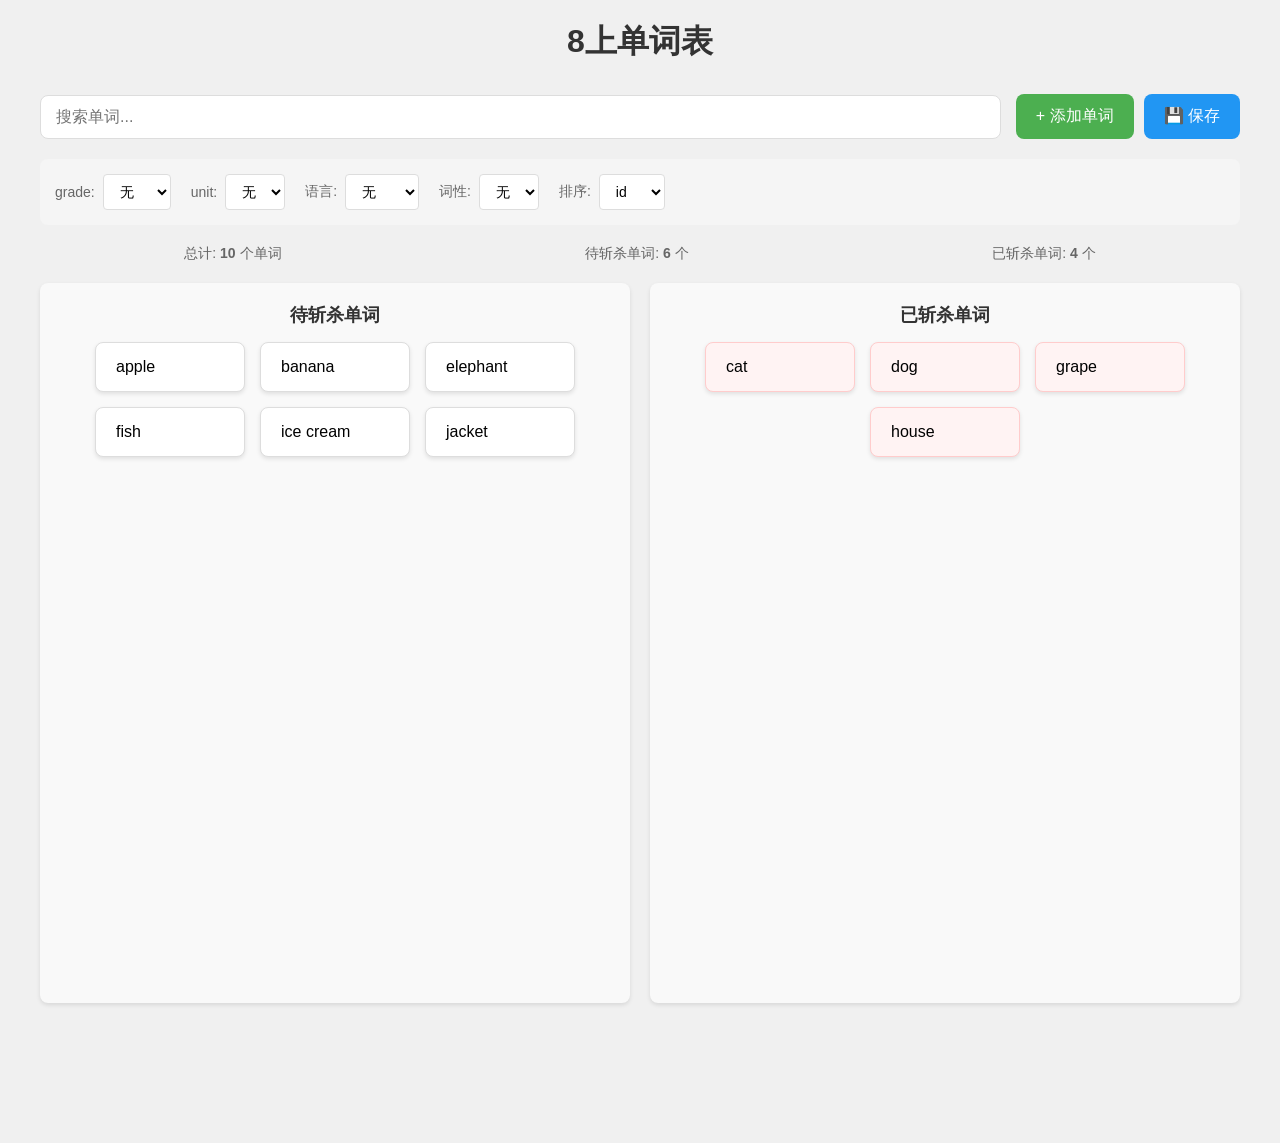
<file: test/index.html>
<!DOCTYPE html>
<html lang="zh-CN">
<head>
    <meta charset="UTF-8">
    <meta name="viewport" content="width=device-width, initial-scale=1.0">
    <title>8上单词表</title>
    <link rel="stylesheet" href="css/style.css">
</head>
<body>
    <div class="container">
        <h1>8上单词表</h1>
        
        <div class="controls">
            <div class="search-box">
                <input type="text" id="searchInput" placeholder="搜索单词..." onkeyup="searchWords()">
            </div>
            <div class="action-buttons">
                <button class="add-btn" onclick="showAddModal()">+ 添加单词</button>
                <button class="save-btn" onclick="saveChanges()">💾 保存</button>
            </div>
        </div>
        
        <div class="filter-controls">
            <div class="filter-group">
                <label for="gradeFilter">grade:</label>
                <select id="gradeFilter" onchange="applyFilters()">
                    <option value="">无</option>
                    <option value="7上">7上</option>
                    <option value="7下">7下</option>
                    <option value="8上">8上</option>
                    <option value="8下">8下</option>
                    <option value="9上">9上</option>
                    <option value="9下">9下</option>
                </select>
            </div>
            <div class="filter-group">
                <label for="unitFilter">unit:</label>
                <select id="unitFilter" onchange="applyFilters()">
                    <option value="">无</option>
                    <option value="1">1</option>
                    <option value="2">2</option>
                    <option value="3">3</option>
                    <option value="4">4</option>
                    <option value="5">5</option>
                    <option value="6">6</option>
                    <option value="7">7</option>
                    <option value="8">8</option>
                </select>
            </div>
            <div class="filter-group">
                <label for="languageFilter">语言:</label>
                <select id="languageFilter" onchange="applyFilters()">
                    <option value="">无</option>
                    <option value="english">英文</option>
                    <option value="meaning">释义</option>
                </select>
            </div>
            <div class="filter-group">
                <label for="posFilter">词性:</label>
                <select id="posFilter" onchange="applyFilters()">
                    <option value="">无</option>
                </select>
            </div>
            <div class="filter-group">
                <label for="sortFilter">排序:</label>
                <select id="sortFilter" onchange="applyFilters()">
                    <option value="id">id</option>
                    <option value="az">a-z</option>
                </select>
            </div>
        </div>
        
        <div class="stats">
            <span>总计: <strong id="totalWords">0</strong> 个单词</span>
            <span>待斩杀单词: <strong id="normalWords">0</strong> 个</span>
            <span>已斩杀单词: <strong id="killWords">0</strong> 个</span>
        </div>
        
        <div class="word-container">
            <div class="word-section">
                <h2>待斩杀单词</h2>
                <div class="word-list" id="normalWordContainer">
                    <div class="loading">加载中...</div>
                </div>
            </div>
            <div class="word-section">
                <h2>已斩杀单词</h2>
                <div class="word-list" id="killWordContainer">
                    <div class="loading">加载中...</div>
                </div>
            </div>
        </div>
    </div>
    
    <div id="modal" class="modal">
        <div class="modal-content">
            <span class="close" onclick="closeModal()">&times;</span>
            <h2 id="modalTitle">添加单词</h2>
            <div class="form-group">
                <label for="wordInput">英文单词:</label>
                <input type="text" id="wordInput" placeholder="输入英文单词">
            </div>
            <div class="form-buttons">
                <button class="btn btn-cancel" onclick="closeModal()">取消</button>
                <button class="btn btn-save" onclick="saveWord()">保存</button>
            </div>
        </div>
    </div>

    <script src="js/main.js"></script>
</body>
</html>
</file>
<file: test/css/style.css>
* {
    margin: 0;
    padding: 0;
    box-sizing: border-box;
}

body {
    font-family: Arial, sans-serif;
    background-color: #f0f0f0;
    padding: 20px;
}

.container {
    max-width: 1200px;
    margin: 0 auto;
}

h1 {
    text-align: center;
    margin-bottom: 30px;
    color: #333;
}

.controls {
    display: flex;
    justify-content: space-between;
    align-items: center;
    margin-bottom: 20px;
    gap: 15px;
    flex-wrap: wrap;
}

.action-buttons {
    display: flex;
    gap: 10px;
}

.save-btn {
    padding: 12px 20px;
    background-color: #2196F3;
    color: white;
    border: none;
    border-radius: 8px;
    cursor: pointer;
    font-size: 16px;
    font-weight: 500;
    transition: background-color 0.3s;
}

.save-btn:hover {
    background-color: #0b7dda;
}

.search-box {
    flex: 1;
}

.search-box input {
    width: 100%;
    padding: 12px 15px;
    border: 1px solid #ddd;
    border-radius: 8px;
    font-size: 16px;
    transition: border-color 0.3s;
}

.search-box input:focus {
    outline: none;
    border-color: #4CAF50;
}

.add-btn {
    padding: 12px 20px;
    background-color: #4CAF50;
    color: white;
    border: none;
    border-radius: 8px;
    cursor: pointer;
    font-size: 16px;
    font-weight: 500;
    transition: background-color 0.3s;
}

.add-btn:hover {
    background-color: #45a049;
}

.filter-controls {
    display: flex;
    gap: 20px;
    margin-bottom: 20px;
    padding: 15px;
    background-color: #f5f5f5;
    border-radius: 8px;
    flex-wrap: wrap;
}

.filter-group {
    display: flex;
    align-items: center;
    gap: 8px;
}

.filter-group label {
    font-size: 14px;
    color: #666;
    white-space: nowrap;
}

.filter-group select {
    padding: 8px 12px;
    border: 1px solid #ddd;
    border-radius: 4px;
    font-size: 14px;
    background-color: white;
    cursor: pointer;
}

.filter-group select:focus {
    outline: none;
    border-color: #4CAF50;
    box-shadow: 0 0 0 2px rgba(76, 175, 80, 0.2);
}

.stats {
    display: flex;
    justify-content: space-around;
    margin-bottom: 20px;
    color: #666;
    font-size: 14px;
    flex-wrap: wrap;
    gap: 15px;
}

.word-container {
    display: flex;
    gap: 20px;
    margin-bottom: 120px;
}

.word-section {
    flex: 1;
    min-width: 300px;
    background-color: #f9f9f9;
    border-radius: 8px;
    padding: 20px;
    box-shadow: 0 2px 4px rgba(0,0,0,0.1);
    min-height: 80vh;
}

#killWordContainer {
    /* height: 30px; */
}

.word-section h2 {
    text-align: center;
    margin-bottom: 15px;
    color: #333;
    font-size: 18px;
}

.word-list {
    display: flex;
    flex-wrap: wrap;
    gap: 15px;
    justify-content: center;
}

.word-card.kill-word {
    background-color: #fff3f3;
    border: 1px solid #ffcccc;
}

.word-card.kill-word:hover {
    box-shadow: 0 4px 8px rgba(255, 100, 100, 0.2);
}

.word-card {
    background-color: white;
    border: 1px solid #ddd;
    border-radius: 8px;
    padding: 15px 20px;
    box-shadow: 0 2px 4px rgba(0,0,0,0.1);
    font-size: 16px;
    font-weight: 500;
    transition: transform 0.2s, box-shadow 0.2s;
    display: flex;
    justify-content: space-between;
    align-items: center;
    min-width: 150px;
    cursor: grab;
}

.word-card:active {
    cursor: grabbing;
}

.word-text {
    flex: 1;
    text-align: left;
}

.word-text.word-wrap {
    white-space: normal;
    word-wrap: break-word;
    max-width: 100%;
}

.word-card:hover {
    transform: translateY(-2px);
    box-shadow: 0 4px 8px rgba(0,0,0,0.15);
}

.word-text {
    flex: 1;
}

.word-actions {
    display: flex;
    gap: 5px;
}

.action-btn {
    border: none;
    background: none;
    cursor: pointer;
    font-size: 16px;
    padding: 5px;
    border-radius: 4px;
    transition: background-color 0.2s;
}

.edit-btn {
    color: #2196F3;
}

.edit-btn:hover {
    background-color: #e3f2fd;
}

.delete-btn {
    color: #f44336;
}

.delete-btn:hover {
    background-color: #ffebee;
}

.loading {
    text-align: center;
    padding: 40px;
    color: #666;
    font-size: 18px;
}

.error {
    text-align: center;
    padding: 40px;
    color: #f44336;
    font-size: 18px;
}

.no-data {
    text-align: center;
    padding: 40px;
    color: #666;
    font-size: 18px;
    width: 100%;
}

/* 模态框样式 */
.modal {
    display: none;
    position: fixed;
    z-index: 1000;
    left: 0;
    top: 0;
    width: 100%;
    height: 100%;
    background-color: rgba(0,0,0,0.5);
}

.modal-content {
    background-color: white;
    margin: 10% auto;
    padding: 30px;
    border-radius: 8px;
    width: 90%;
    max-width: 500px;
    box-shadow: 0 4px 20px rgba(0,0,0,0.2);
}

.close {
    color: #aaa;
    float: right;
    font-size: 28px;
    font-weight: bold;
    cursor: pointer;
}

.close:hover {
    color: #000;
}

.modal-content h2 {
    margin-bottom: 20px;
    color: #333;
}

.form-group {
    margin-bottom: 20px;
}

.form-group label {
    display: block;
    margin-bottom: 8px;
    color: #333;
    font-weight: 500;
}

.form-group input {
    width: 100%;
    padding: 12px;
    border: 1px solid #ddd;
    border-radius: 8px;
    font-size: 16px;
    transition: border-color 0.3s;
}

.form-group input:focus {
    outline: none;
    border-color: #4CAF50;
}

.form-buttons {
    display: flex;
    gap: 10px;
    justify-content: flex-end;
}

.btn {
    padding: 10px 20px;
    border: none;
    border-radius: 8px;
    cursor: pointer;
    font-size: 16px;
    font-weight: 500;
    transition: background-color 0.3s;
}

.btn-cancel {
    background-color: #9e9e9e;
    color: white;
}

.btn-cancel:hover {
    background-color: #757575;
}

.btn-save {
    background-color: #4CAF50;
    color: white;
}

.btn-save:hover {
    background-color: #45a049;
}

/* 单词浮动框样式 */
.word-tooltip {
    position: fixed;
    z-index: 10000;
    background-color: white;
    border: 1px solid #ddd;
    border-radius: 8px;
    padding: 15px;
    box-shadow: 0 4px 20px rgba(0,0,0,0.2);
    display: none;
    max-width: 360px;
    font-size: 16px;
}

.word-tooltip .tooltip-content {
    display: flex;
    flex-direction: column;
    gap: 8px;
}

.word-tooltip .tooltip-item {
    display: flex;
    gap: 5px;
}

.word-tooltip .tooltip-item strong {
    color: #333;
    min-width: 50px;
}

.word-tooltip .tooltip-item span {
    color: #666;
    flex: 1;
    white-space: pre-wrap;
    word-wrap: break-word;
    align-content: end;
}

/* 响应式设计 */
@media (max-width: 768px) {
    .controls {
        flex-direction: column;
    }
    
    .search-box {
        width: 100%;
    }
    
    .add-btn {
        width: 100%;
    }
    
    .word-card {
        min-width: 100%;
    }
    
    .word-container {
        flex-direction: column;
    }
    
    .word-section {
        width: 100%;
    }
}
</file>
